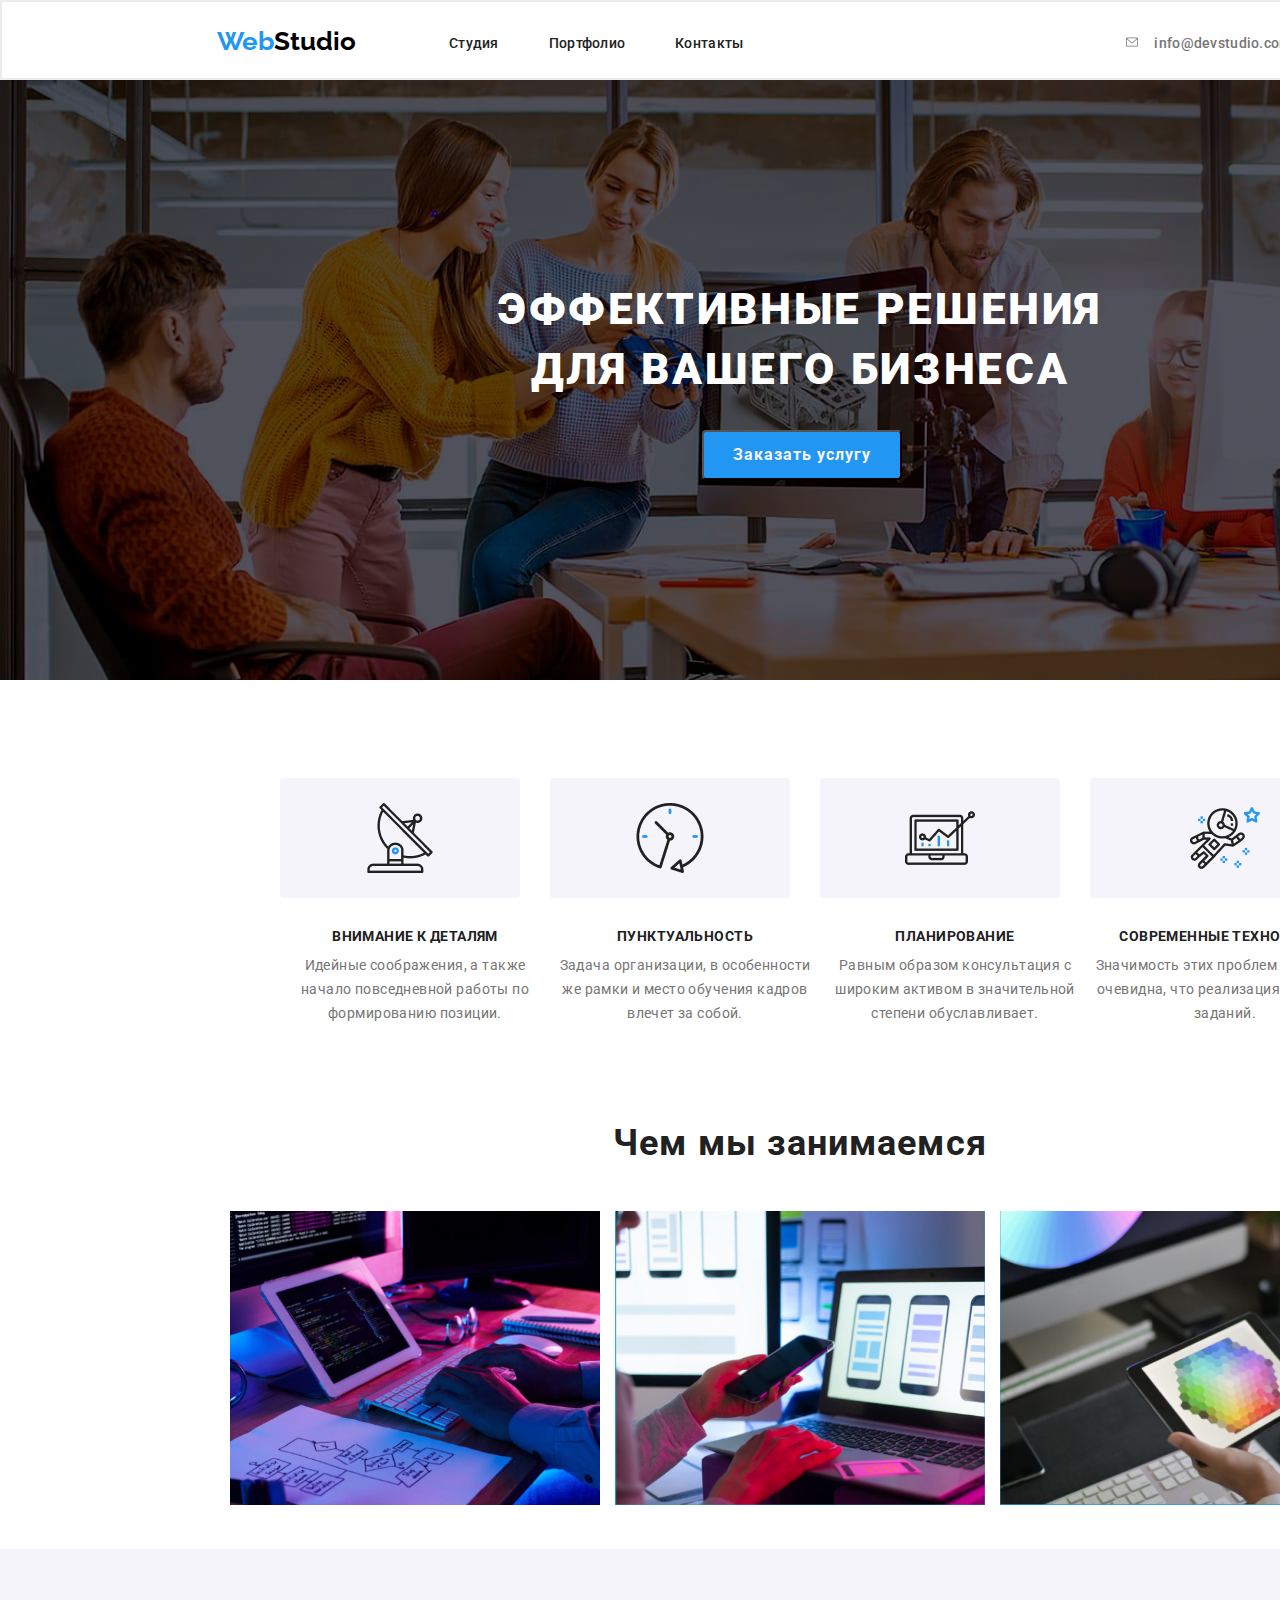
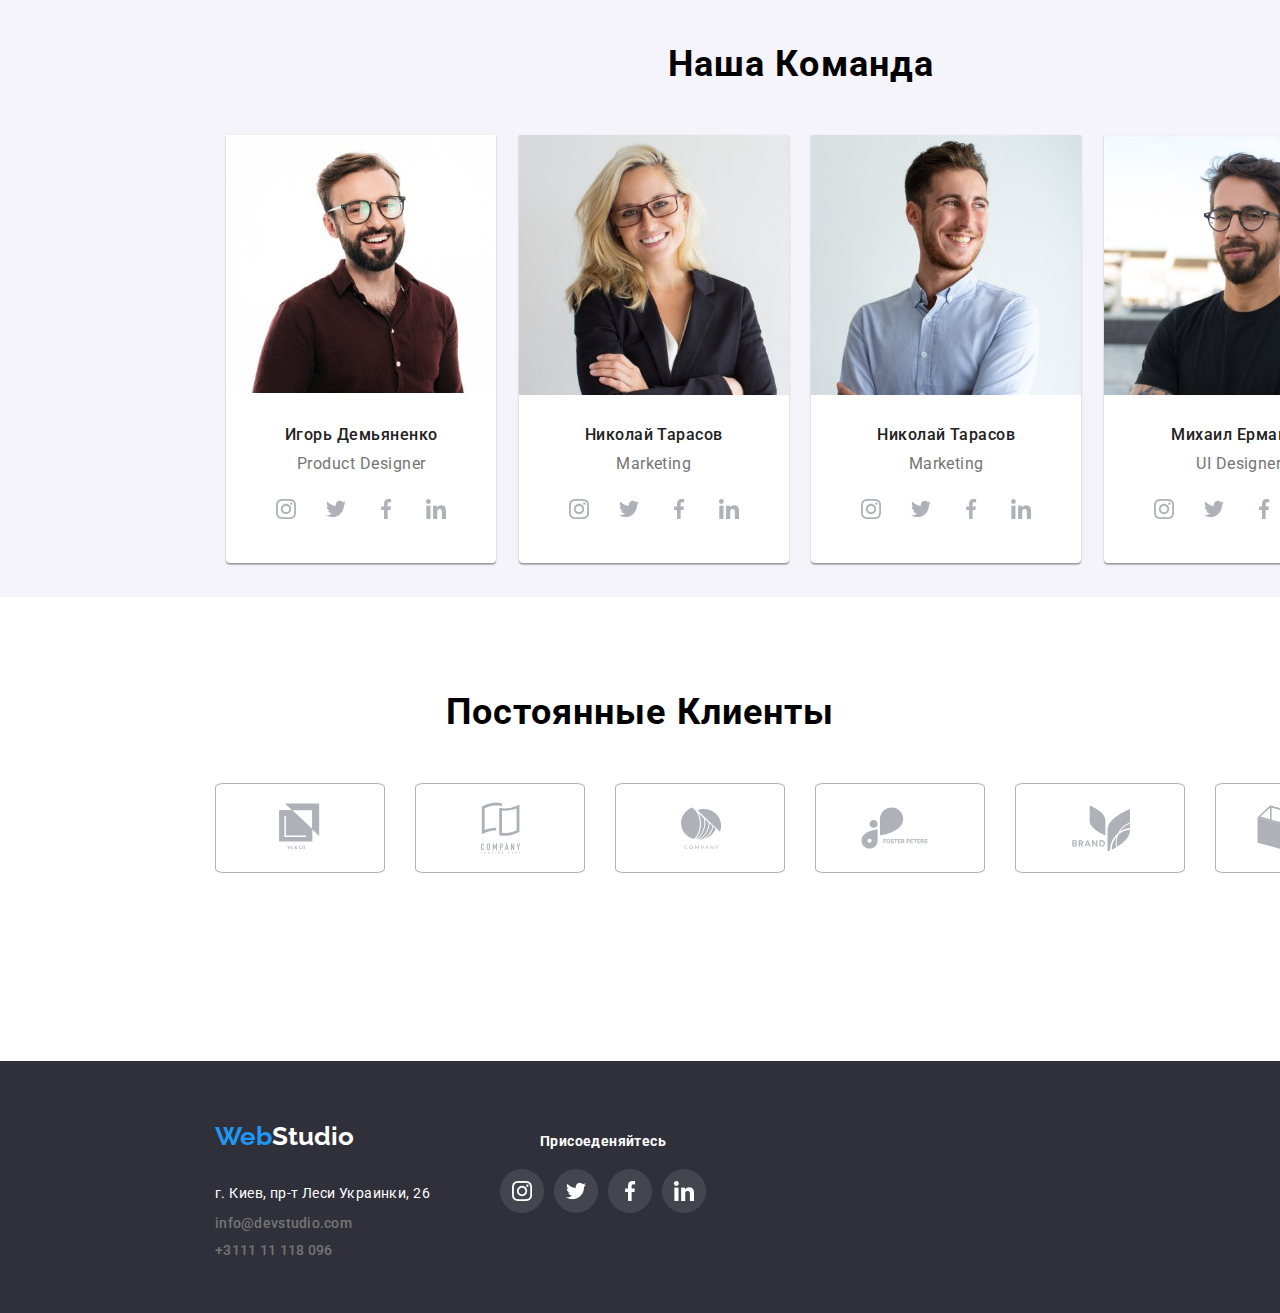
<file: index.html>
<!DOCTYPE html>
<html lang="ru">
  <head>
    <meta charset="UTF-8" />
    <meta name="viewport" content="width=device-width, initial-scale=1.0" />
    <title>Document</title>
    <link rel="stylesheet" href="https://cdnjs.cloudflare.com/ajax/libs/modern-normalize/1.0.0/modern-normalize.css">
    <link href="https://fonts.googleapis.com/css2?family=Raleway:wght@700&family=Roboto:wght@400;500;700;900&display=swap" rel="stylesheet">
    <link href="styles.css" rel="stylesheet" type="text/css">
    </head>
  <body>
    <!--HEADER-->
      <header class="header">         
        <a class="web_logo" href="index.html" lang="en"><span class="web_logo_colour_one">Web</span><span class="web_logo_colour_two">Studio</span></a>
        <nav class="navigation">
        <ul class="navigation_box">
          <li class="list"><a class="navigation_info" href="">Студия</a></li>
          <li class="list"><a class="navigation_info" href="Portpholio.html">Портфолио</a></li>
          <li class="list"><a class="navigation_info" href="">Контакты</a></li>
        </ul>
       </nav>      
      <div>
        <address class="mail_info">
          <ul>
            <li class="list"><div class="envelope_svg_background">
              <svg class="envelope_svg">
                <use href="./img/svg/sprite.svg#icon-envelope"></use></svg></div>          
            <a class="link" href="mailto:info@devstudio.com"><span class="mail_info_displ">info@devstudio.com</span></a></li>
          </ul>
        </div>
        </address>
      </div>
      <div class="phone_container">
        <address class="phone_info">
          <div class="phone_svg">
          <ul>
            <li class="list"><div class="envelope_svg_background">
              <svg class="envelope_svg">
                <use href="./img/svg/sprite.svg#icon-smartphone"></use></svg></div> <a class="link" href="tel:+380961111111"><span class="phone_info_displ">+3111 11 118 096</span></a></li>
          </ul>
        </address>
      </div>
     </header>
    <main>
                                                           <!--HERO-->
      <div class="container_two">
      <section class="main_block">
        <div class="main_block_container">
          <h1 class="main_block_info">Эффективные решения для вашего бизнеса</h1>
           <div class="button_info">
            <button type="button" class="button">Заказать услугу</button>
          </div>
         </div>      
       </section>
       </div>
                                                           <!--MAIN INFO-->
      <section class="container_three">
        <div class="main_info_align">
          <ul class="Content_two">
            <li class="list_one_1stimg">
              <h3 class="main_info_header">Внимание к деталям</h3>
              <p class="main_info_text">
                Идейные соображения, а также начало повседневной работы по
                формированию позиции.
              </p>
            </li>
            <li class="list_one_2dimg">
              <h3 class="main_info_header">Пунктуальность</h3>
              <p class="main_info_text">
                Задача организации, в особенности же рамки и место обучения
                кадров влечет за собой.
              </p>
            </li>
            <li class="list_one_3dimg">
              <h3 class="main_info_header">Планирование</h3>
              <p class="main_info_text">
                Равным образом консультация с широким активом в значительной
                степени обуславливает.
              </p>
            </li>
            <li class="list_one_4thimg">
              <h3 class="main_info_header">Современные технологии</h3>
              <p class="main_info_text">
                Значимость этих проблем настолько очевидна, что реализация
                плановых заданий.
              </p>
            </li>
          </ul>
        </div>
         <div class="image_box_one">
          <h2 class="main_info_dscr">Чем мы занимаемся</h2>
          <ul class="main_info_img">
            <li class="list_two">
              <img src="./img/What_we_do!/muhaha_a_matrix_is_rising.png.jpg" lang="en" alt="matrix boy,does some matrix thing" width="370" height="294"/>   
            </li>
            <li class="list_two">
              <img src="./img/What_we_do!/oh_look-a_notebook.jpg" lang="en" alt="mentally challenged person tries to compare size of a smartphone, to a picture on a screen" width="370" height="294"/>         
            </li>
            <li class="list_two">
              <img
                src="./img/What_we_do!/Безымянный3.png.jpg" lang="en" alt="versicolor hexagon in a hand of an obviously mentally handycapped persone " width="370" height="294"/>             
            </li>
          </ul>
        </div>        
      </section>
                                                                     <!--SHOWOFF-->
      <section class="container_four">     
          <h2 class="main_info_dscr_showoff">Наша Команда</h2> 
        <ul class="faces_list">
          <div class="names_background">
          <li class="list">
            <img src="img/Faces/Igor.jpg" lang="en" alt="smiling dude with glasses, hobos call him Igor Demyanenko" width="270" height="260"/>                   
            <h3 class="show_room">Игорь Демьяненко</h3>
            <p class="show_room_descr">Product Designer</p>
            <ul class="showoff_social_svg">
              <li>   
             <button class="social_svg_background"><svg class="social_svg_links">
               <use href="./img/svg/sprite.svg#icon-instagram"></use>
             </svg></button></li>
             <li><button  class="social_svg_background">         
             <svg class="social_svg_links">
               <use href="./img/svg/sprite.svg#icon-twitter"></use>
             </svg></button></li>
             <li>
               <button  class="social_svg_background"><svg class="social_svg_links">
               <use href="./img/svg/sprite.svg#icon-facebook"icon-facebook"></use>
             </svg></button></li>
             <li>
               <button  class="social_svg_background"><svg class="social_svg_links">
               <use href="./img/svg/sprite.svg#icon-linkedin"></use>
             </svg></button></li>
             </ul>                
            </div>           
          </div>
          <div class="names_background">
          </li>
          <li class="list">
            <img
              src="./img/Faces/Helga.jpg" lang="en" alt="freckles lady in glasses that is just asking for it" width="270" height="260"/> 
            <h3 class="show_room">Николай Тарасов</h3>
            <p class="show_room_descr">Marketing</p>
            <ul class="showoff_social_svg">
              <li>   
             <button class="social_svg_background"><svg class="social_svg_links">
               <use href="./img/svg/sprite.svg#icon-instagram"></use>
             </svg></button></li>
             <li><button  class="social_svg_background">         
             <svg class="social_svg_links">
               <use href="./img/svg/sprite.svg#icon-twitter"></use>
             </svg></button></li>
             <li>
               <button  class="social_svg_background"><svg class="social_svg_links">
               <use href="./img/svg/sprite.svg#icon-facebook"icon-facebook"></use>
             </svg></button></li>
             <li>
               <button  class="social_svg_background"><svg class="social_svg_links">
               <use href="./img/svg/sprite.svg#icon-linkedin"></use>
             </svg></button></li>
             </ul>
          </div>
          <div class="names_background">
          </li>
          <li class="list">
            <img src="./img/Faces/Nikola.jpg" lang="en" alt="random dude, none remembers his name" width="270" height="260"/>      
            <h3 class="show_room">Николай Тарасов</h3>
            <p class="show_room_descr">Marketing</p>
            <ul class="showoff_social_svg">
              <li>   
             <button class="social_svg_background"><svg class="social_svg_links">
               <use href="./img/svg/sprite.svg#icon-instagram"></use>
             </svg></button></li>
             <li><button  class="social_svg_background">         
             <svg class="social_svg_links">
               <use href="./img/svg/sprite.svg#icon-twitter"></use>
             </svg></button></li>
             <li>
               <button  class="social_svg_background"><svg class="social_svg_links">
               <use href="./img/svg/sprite.svg#icon-facebook"icon-facebook"></use>
             </svg></button></li>
             <li>
               <button  class="social_svg_background"><svg class="social_svg_links">
               <use href="./img/svg/sprite.svg#icon-linkedin"></use>
             </svg></button></li>
             </ul>
          </li>
          </div>
          <div class="names_background">
          <li class="list">
            <img
              src="./img/Faces/Michael.jpg" lang="en" alt="glasses, kinky smile - predator geek type" width="270" height="260"/>
            <h3 class="show_room">Михаил Ермаков</h3>
            <p class="show_room_descr">UI Designer</p>                  
             <ul class="showoff_social_svg">
               <li>   
              <button class="social_svg_background"><svg class="social_svg_links">
                <use href="./img/svg/sprite.svg#icon-instagram"></use>
              </svg></button></li>
              <li><button  class="social_svg_background">         
              <svg class="social_svg_links">
                <use href="./img/svg/sprite.svg#icon-twitter"></use>
              </svg></button></li>
              <li>
                <button  class="social_svg_background"><svg class="social_svg_links">
                <use href="./img/svg/sprite.svg#icon-facebook"icon-facebook"></use>
              </svg></button></li>
              <li>
                <button  class="social_svg_background"><svg class="social_svg_links">
                <use href="./img/svg/sprite.svg#icon-linkedin"></use>
              </svg></button></li>
              </ul>
          </li>
          </div>
        </ul>
      </section>
      <div class="coda">
        <h2 class="main_info_dscr_coda">Постоянные Клиенты</h2>
        <ul class="coda_list">
         <svg class="coda_partners_svg">
           <use href="./img/svg/sprite.svg#icon-Client-1"></use>
         </svg>
         <svg class="coda_partners_svg">
          <use href="./img/svg/sprite.svg#icon-Client-2"></use>
        </svg>
        <svg class="coda_partners_svg">
          <use href="./img/svg/sprite.svg#icon-Client-3"></use>
        </svg>
        <svg class="coda_partners_svg">
          <use href="./img/svg/sprite.svg#icon-Client-4"></use>
        </svg>
        <svg class="coda_partners_svg">
          <use href="./img/svg/sprite.svg#icon-Client-5"></use>
        </svg>
        <svg class="coda_partners_svg">
          <use href="./img/svg/sprite.svg#icon-Client-6"></use>
        </svg>
      </ul>
      </div>
                                                                <!--FOOTER-->
      <footer class="footer">
        <div class="Footer_info">
        <nav class="nav_footer">
          <a class="web_logo_footer" href="index.html" lang="en"><span class="web_logo_colour_one">Web</span><span class="web_logo_colour_three">Studio</span></a>
        </nav>
        <address>
            <ul class="footer_adress">
              <li class="list_three">
                <a class="link" href="https://goo.gl/maps/Y8PgHDa7WUFZtUDm9" target="_blank"
                  ><span class="map_dsr">г. Киев, пр-т Леси Украинки, 26</span></a>
              </li>
              <li class="list_three"><a class="link" href="mailto:info@devstudio.com"><span class="mail_info_displ_footer">info@devstudio.com</span></a></li>
              </li>
              <li class="list_three"><a class="link" href="tel:+380961111111"><span class="phone_info_displ">+3111 11 118 096</span> </a></li>
            </ul>
          </div>
          </div>
            <div class="Fotter_social_links">
              <h3 class="Footer_slog">Присоеденяйтесь</h3>
              <ul class="Footer_social_icons">
              <li><a class="footer_social_icons_inst" href=""></a>
              </li>
              <li>
                <a class="footer_social_icons_twi" href=""></a>
              </li>
              <li>
                <a class="footer_social_icons_fb" footer_social_icons_fb href=""></a>
              </li>
              <li>
                <a class="footer_social_icons_linked" href=""></a>
              </li>
            </ul>
            </div>
          </div>
        </address>
      </div>
      </footer>
    </main>
  </body>
</html>
</file>
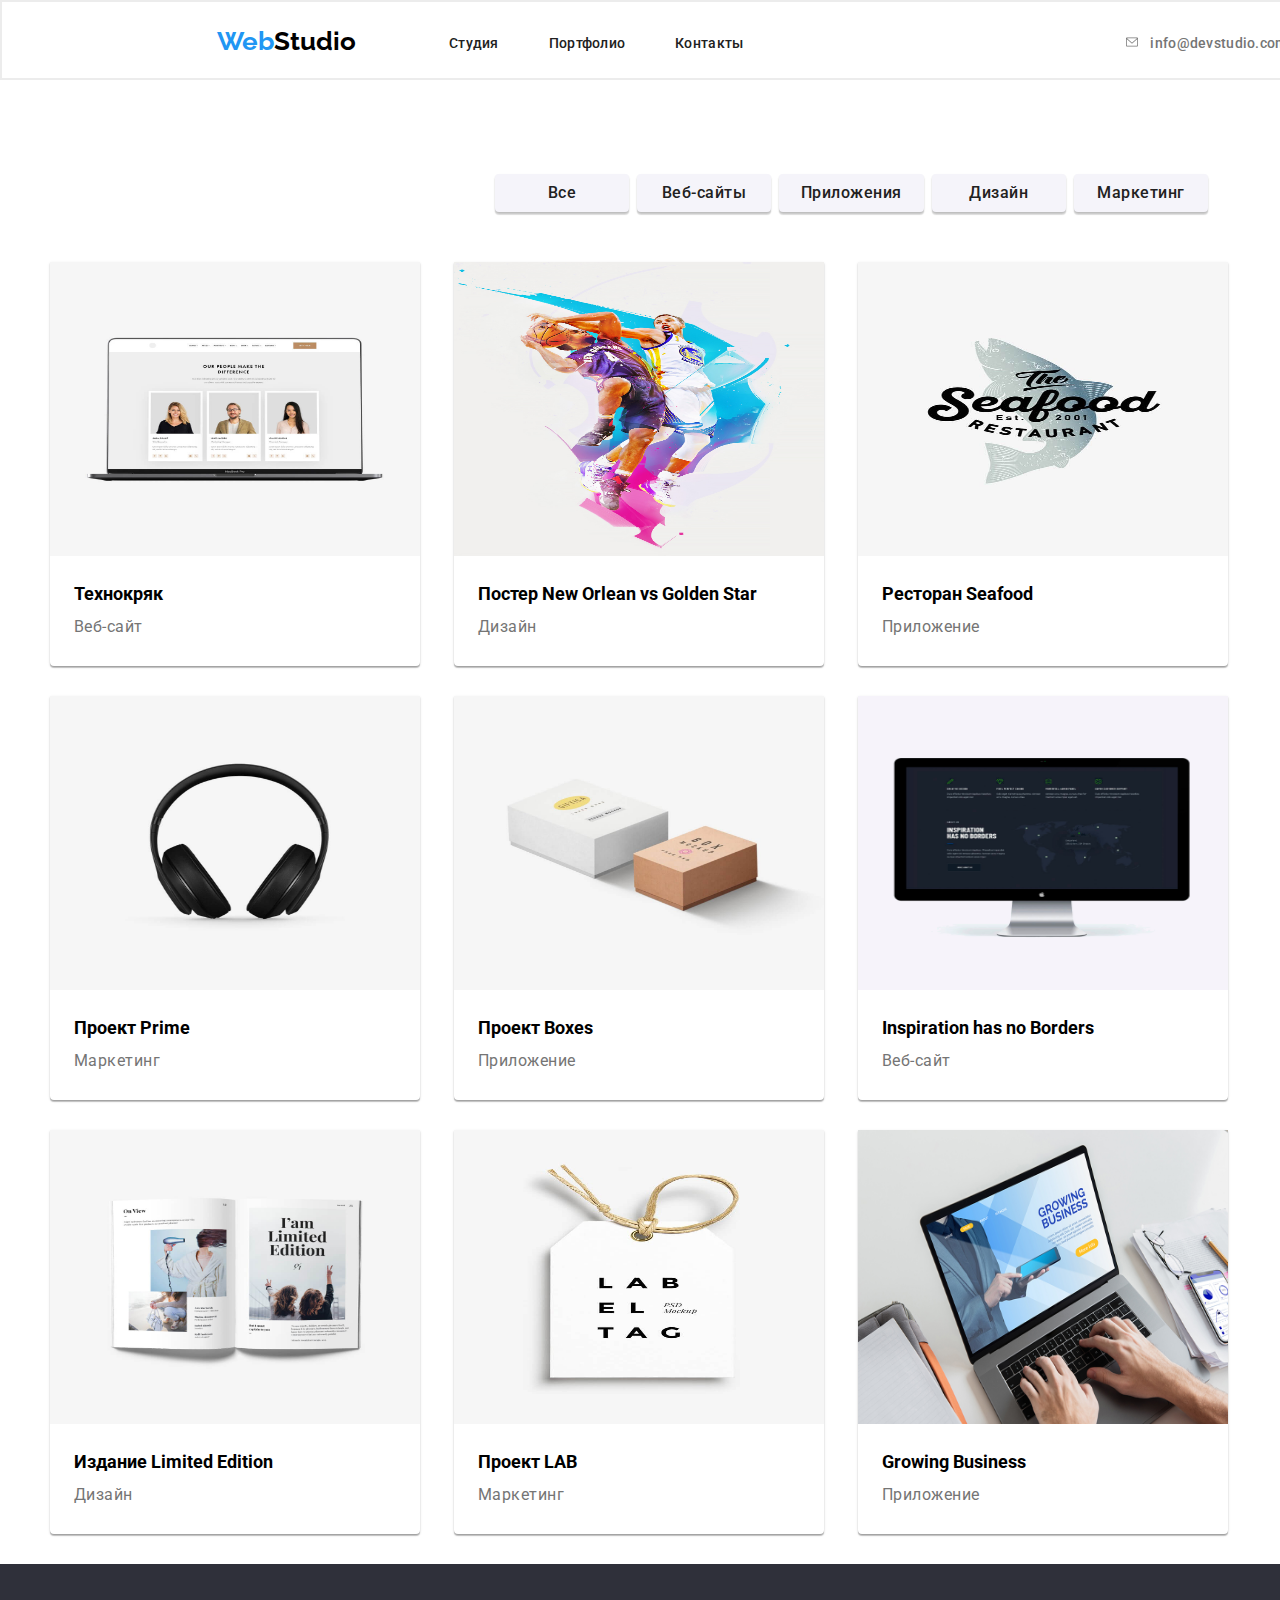
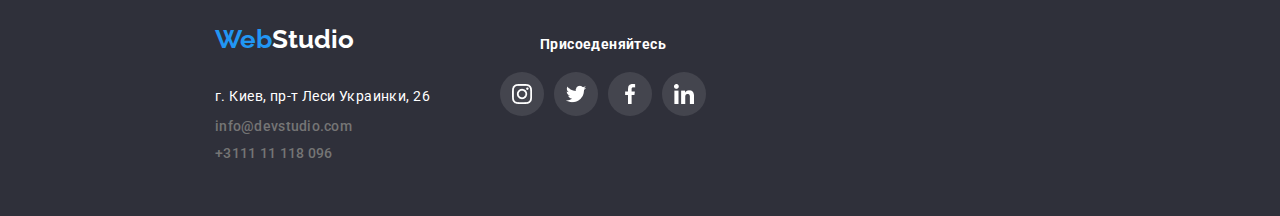
<file: Portpholio.html>
<!DOCTYPE html>
<html lang="ru">
  <head>
    <meta charset="UTF-8" />
    <meta name="viewport" content="width=device-width, initial-scale=1.0" />
    <title>Document</title>
    <link rel="stylesheet" href="https://cdnjs.cloudflare.com/ajax/libs/modern-normalize/1.0.0/modern-normalize.css">
    <link href="https://fonts.googleapis.com/css2?family=Raleway:wght@700&family=Roboto:wght@400;500;700;900&display=swap" rel="stylesheet">
    <link href="styles.css" rel="stylesheet" type="text/css">
  </head>
  <body class="Portpholio_CSS">
    <!--HEADER-->
      <header class="header">         
        <a class="web_logo" href="index.html" lang="en"><span class="web_logo_colour_one">Web</span><span class="web_logo_colour_two">Studio</span></a>
        <nav class="navigation">
        <ul class="navigation_box">
          <li class="list"><a href=""></a><span class="navigation_info">Студия</span></li>
          <li class="list"><a  href=""></a><span class="navigation_info">Портфолио</span></li>
          <li class="list"><a  href=""></a><span class="navigation_info">Контакты</span></li>
        </ul>
       </nav>      
      <div>
        <address class="mail_info">
          <ul>
            <li class="list"><div class="envelope_svg_background">
              <svg class="envelope_svg">
                <use href="./img/svg/sprite.svg#icon-envelope"></use></svg></div><a class="link" href="mailto:info@devstudio.com"><span class="mail_info_displ">info@devstudio.com</span></a></li>
          </ul>
        </address>
      </div>
      <div class="phone_container">
        <address class="phone_info">
          <ul>
            <li class="list"><div class="envelope_svg_background">
              <svg class="envelope_svg">
                <use href="./img/svg/sprite.svg#icon-smartphone"></use></svg></div><a class="link" href="tel:+380961111111"><span class="phone_info_displ">+3111 11 118 096</span></a></li>
          </ul>
        </address>
      </div>
     </header>
    <main>
      <!--Portpholio-->
      <section>
          <div class="Portpholio_buttons">
      <div>
        <button type="button" class="button_portpholio"><span class="portpholio_button_text">Все</span></button>
      </div>
      <div>
        <button type="button" class="button_portpholio"><span class="portpholio_button_text">Веб-сайты</span></button>
      </div>
      <div>
        <button type="button" class="button_portpholio"><span class="portpholio_button_text">Приложения</span></button>
      </div>
      <div>
        <button type="button" class="button_portpholio"><span class="portpholio_button_text">Дизайн</span></button>
      </div>
      <div>
        <button type="button" class="button_portpholio"><span class="portpholio_button_text">Маркетинг</span></button>
      </div>
        </div>
      <gallery class="portpholio_box">    
      <ul class="image_box_portpholio">
      <li class="Portpholio_background">
        <img src="/img/Portpholio/Portpholio_one.jpg.jpg" lang="en" alt="picture of a notebook with some random faces on it" width="370px" height="294px">
        <b class="Image_capital_text">Технокряк</b>
        <p class="Image_portpholio_text">Веб-сайт</p>
      </li>
      <li class="Portpholio_background">
        <img src="/img/Portpholio/Portpholio_two.jpg.jpg" lang="en" alt="poster of an NBA match" width="370px" height="294px">
        <b class="Image_capital_text">Постер New Orlean vs Golden Star</b>
        <p class="Image_portpholio_text">Дизайн</p>
      </li>
      <li class="Portpholio_background">
        <img src="/img/Portpholio/Portpholio_three.jpg.jpg" lang="en" alt="Logo of a restaurant" width="370px" height="294px">
        <b class="Image_capital_text">Ресторан Seafood</b>
        <p class="Image_portpholio_text">Приложение</p>
      </li>
      <li class="Portpholio_background">
        <img src="/img/Portpholio/Portpholio_four.jpg.jpg" lang="en"  alt="photo of earphones" width="370px" height="294px">
        <b class="Image_capital_text">Проект Prime</b>
        <p class="Image_portpholio_text">Маркетинг</p>
      </li>
      <li class="Portpholio_background">
        <img src="/img/Portpholio/Portpholio_five.jpg.jpg" lang="en" alt="picture of two boxes, randomly laying around" width="370px" height="294px">
        <b class="Image_capital_text">Проект Boxes</b>
        <p class="Image_portpholio_text">Приложение</p>
      </li>
      <li class="Portpholio_background">
        <img src="/img/Portpholio/Portpholio_six.jpg.jpg" lang="en" alt="Photo of a screen with web site" width="370px" height="294px">
        <b lang="en" class="Image_capital_text">Inspiration has no Borders</b>
        <p class="Image_portpholio_text">Веб-сайт</p>
      </li>
      <li class="Portpholio_background">
        <img src="/img/Portpholio/Portpholio_seven.jpg.jpg" lang="en" alt="photo of a magazine illustration" width="370px" height="294px">
        <b class="Image_capital_text">Издание Limited Edition</b>
        <p class="Image_portpholio_text">Дизайн</p>
      </li>
      <li class="Portpholio_background">
        <img src="/img/Portpholio/Portpholio_eight.jpg.jpg" lang="en"  alt="Picture of a lable, from some shop" width="370px" height="294px">
        <b class="Image_capital_text">Проект LAB</b>
        <p class="Image_portpholio_text">Маркетинг</p>
      </li>
      <li class="Portpholio_background">
        <img src="/img/Portpholio/Portpholio_nine.jpg.jpg" lang="en" alt="photo of someone typing on a laptop" width="370px" height="294px">
        <b lang="en" class="Image_capital_text" >Growing Business</b>
        <p class="Image_portpholio_text">Приложение</p>
      </li>
    </ul>
      </gallery>
      <footer class="footer">
        <div class="Footer_info">
        <nav class="nav_footer">
          <a class="web_logo_footer" href="index.html" lang="en"><span class="web_logo_colour_one">Web</span><span class="web_logo_colour_three">Studio</span></a>
        </nav>
        <address>
            <ul class="footer_adress">
              <li class="list_three">
                <a class="link" href="https://goo.gl/maps/Y8PgHDa7WUFZtUDm9" target="_blank"
                  ><span class="map_dsr">г. Киев, пр-т Леси Украинки, 26</span></a>
              </li>
              <li class="list_three"><a class="link" href="mailto:info@devstudio.com"><span class="mail_info_displ_footer">info@devstudio.com</span></a></li>
              </li>
              <li class="list_three"><a class="link" href="tel:+380961111111"><span class="phone_info_displ">+3111 11 118 096</span> </a></li>
            </ul>
          </div>
            <div class="Fotter_social_links">
              <h3 class="Footer_slog">Присоеденяйтесь</h3>
              <ul class="Footer_social_icons">
              <li><a class="footer_social_icons_inst" href=""></a>
              </li>
              <li>
                <a class="footer_social_icons_twi" href=""></a>
              </li>
              <li>
                <a class="footer_social_icons_fb" footer_social_icons_fb href=""></a>
              </li>
              <li>
                <a class="footer_social_icons_linked" href=""></a>
              </li>
            </ul>
            </div>
        </address>
      </footer>
    </main>
  </body>
</html>
</file>
<file: styles.css>
body {
font-family: 'Roboto', sans-serif;
font-style: normal;
max-width: 1600px;
margin: 0 auto;
}
img {
display: block; 

}
*,
::before,
::after {
margin: 0;
padding: 0;
}
.list {
list-style: none;
}
.link {
text-decoration: none;
}

                                                  /* HEADER */
           
.ontainer_one {
display: flexbox;
height: 80px;
width: 1600px;
margin: 0 auto;
}
.header {
display: flex;
flex-direction: row;
flex-wrap: nowrap;
margin: 0 auto;
height: 80px;
width: 1600px;
background-color: #FFFFFF;
border: solid 2px #ECECEC;
}
.navigatio {
display: inline-flexbox;
display: flex;
}
.navigation_box {
margin-left: 93px;
margin-bottom: 32px;
margin-top: 32px;
}
.header .navigation_box {
display: flex;
}
.web_logo {
display: flex;
font-family: Raleway;
font-style: normal;
font-weight: bold;
font-size: 26px;
line-height: 1.192;
text-decoration: none;
margin-left: 215px;
margin-top: 24px;
margin-bottom: 25px;
}
.web_logo_colour_one {
color: #2196F3;
}
.web_logo_colour_two {
color: #000000;
}
.navigation_info {
font-family: Roboto;
font-style: normal;
font-weight: 500;
font-size: 14px;
line-height: 1.142;
letter-spacing: 0.02em;
color: #212121;
margin-right: 50px;
margin-top: 32px;
margin-bottom: 32px;
text-decoration: none;
}
.navigation_info:hover,
.navigation_info:focus {
color: #2196F3;
}
.envelope_svg_background {
display: inline-block;
margin-right: 10px;
padding: 0px;
}
.envelope_svg {
width: 16px;
height: 12px;
fill: #757575;
}
.envelope_svg:hover {
fill: #2196F3;
}
.mail_info {
display: inline-block;
margin-left: 331px;
margin-top: 32px;
margin-bottom: 32px;
padding: 0px;
}
.mail_info_displ,
.phone_info_displ {
font-family: Roboto;
font-style: normal;
font-weight: 500;
font-size: 14px;
line-height: 1.142;
letter-spacing: 0.02em;
color: #757575;
}
.mail_info_displ:hover {
color: #2196F3; 
}
.phone_info_displ:hover,
.phone_info_displ:focus {
color: #2196F3;  
}
.phone_info {
margin-left: 50px;
margin-top: 32px;
margin-bottom: 32px;
text-align: center;
}
.phone_info_displ {
display: aline;
width: 122px;
height: 16px;
padding: 0px;
margin-left: 0px;
}

                                                             /* HERO */
.container_two {
width: 1600px;
height: 600px;
margin: 0 auto;
display: inline-block;
background-color:rgba(47, 48, 58, 0.4);
background-image: url(/img/Bk-ground_img/Img_header.jpg);
box-shadow: inset 0 0 0 1000px rgba(0,0,0,.4);
}
.main_info_align{
display: flex;
justify-content: space-between;
text-align: center;
}
.main_info_header {
font-family: Roboto;
font-size: 14px;
font-style: normal;
font-weight: 700;
line-height: 16px;
letter-spacing: 0.03em;
margin-bottom: 10px;
}
.main_block_container {
width: 696px;
height: 120px;
margin-top: 200px;
margin-bottom: 280px;
margin-left: 452px;
margin-right: 452px;
}
.main_block_info {
font-family: Roboto;
font-style: normal;
font-weight: 900;
font-size: 44px;
line-height: 1.363;  
text-align: center;
letter-spacing: 0.06em;
text-transform: uppercase;
color: white;
}
.button {
background-color: #2196F3;
font-family: Roboto;
font-style: normal;
font-weight: bold;
font-size: 16px;
line-height: 1.875; 
letter-spacing: 0.06em;
color: #F5F4FA;
width: 200px;
height: 50px;
border-radius: 4px;

}
.button_info {
margin-left: 250px;
margin-top: 30px;
}

                                        /* MAIN INFO */
.container_three {
width: 1600px;
height: 769px;
margin: 0 auto;
} 
.main_info_align {
width: 1170px;
display: flex;
justify-content: space-between;
margin-right: auto;
margin-left: auto;
}
.Content_two {
display: flex;
margin-top: 98px;
margin-left: auto;
margin-right: auto;
list-style: none;
margin-right: 25px;
}

.list_one_1stimg::before {
display: block;
content: "";
height: 120px;
background: #F5F4FA;
border-radius: 4px;
background-repeat: no-repeat;
background-position: center;
margin-bottom: 30px;
margin-right: 30px;
background-image: url(/img/Bk-ground_img/antenna\ 1.png);
}
.list_one_2dimg::before {
display: block;
content: "";
height: 120px;
background: #F5F4FA;
border-radius: 4px;
background-repeat: no-repeat;
background-position: center;
margin-bottom: 30px;
margin-right: 30px;
background-image: url(./img/Bk-ground_img/clock\ 1.png);
}
.list_one_3dimg::before {
display: block;
content: "";
height: 120px;
background: #F5F4FA;
border-radius: 4px;
background-repeat: no-repeat;
background-position: center;
margin-bottom: 30px;  
margin-right: 30px;
background-image: url(./img/Bk-ground_img/diagram\ 1.png);  
}
.list_one_4thimg::before {
display: block;
content: "";
height: 120px;
background: #F5F4FA;
border-radius: 4px;
background-repeat: no-repeat;
background-position: center;
margin-bottom: 30px;  
background-image: url(./img/Bk-ground_img/astronaut\ 1.png);
}
.main_info_header {
font-family: Roboto;
font-style: normal;
font-weight: bold;
font-size: 14px;
line-height: 1.142;
letter-spacing: 0.03em;
text-transform: uppercase;
color: #212121;    
}       
.main_info_text {
font-family: Roboto;
font-style: normal;
font-weight: normal;
font-size: 14px;
line-height: 1.714;
letter-spacing: 0.03em;
color: #757575; 
height: 75px;
width: 270px;   
}  
.main_info_dscr {
font-family: Roboto;
font-style: normal;
font-weight: bold;
font-size: 36px;
line-height: 1.166;
text-align: center;
letter-spacing: 0.03em;
color: #212121;
margin-top: 94px;
}   
.main_info_img {
width: 1170px;
height: 386px;
left: 215px;
top: 969px;
display: flex;
justify-content: space-evenly;
align-items: center;
margin-left: 215px;
}
.list_two {
list-style: none;
align-self: auto;
}

                                             /* SHOWOFF */
.container_four {
width: 1600px;
height: 648px;
background: #F5F4FA;
margin-top: 100px;
}
.main_info_dscr_showoff {
margin-top: 94px;
margin-left: 668px;
font-family: Roboto;
font-size: 36px;
font-style: normal;
font-weight: 700;
line-height: 42px;
letter-spacing: 0.03em;
text-align: center;
display: inline-block;
}
.faces_list {
display: flex;
margin-top: 50px;
width: 1170px;
margin-right: auto;
margin-left: auto;
justify-content: space-around;
}
.names_background {
background-color: rgba(255, 255, 255, 1);
width: 270px;
height: 428px;
left: 215px;
top: 1635px;
background: #FFFFFF;
box-shadow: 0px 1px 3px rgba(0, 0, 0, 0.12), 0px 1px 1px rgba(0, 0, 0, 0.14), 0px 2px 1px rgba(0, 0, 0, 0.2);
border-radius: 0px 0px 4px 4px;
}
.showoff_social_svg {
list-style: none;
display: flex;
justify-content: space-evenly;
align-content: flex-start;
margin-left: 32px;
margin-right: 32px;
margin-top: 16px;
padding: 0px;
width: 206px;
height: 44px;
}
.social_svg_background {
height: 44px;
width: 44px;
border-radius: 50%;
outline: none;
color: #afb1b8;
background-color: #FFFFFF;
border: none;
align-content: center;
}
.social_svg_background:hover {
background-color: #2196F3;
color: #FFFFFF;
outline: none;
}
.social_svg_links{
width: 20px;
height: 20px;
padding: 0px;
fill: currentColor;
}
.show_room {
font-family: Roboto;
font-style: normal;
font-weight: 500;
font-size: 16px;
line-height: 1.187;
text-align: center;
letter-spacing: 0.03em; 
color: #212121;
margin-top: 30px;
}
.show_room_descr {
font-family: Roboto;
font-style: normal;
font-weight: normal;
font-size: 16px;
line-height: 1.187;
text-align: center;
letter-spacing: 0.03em;  
color: #757575;
margin-top: 10px;
}
.coda {
display: block;
height: 370px;
}
.main_info_dscr_coda {
margin-top: 94px;
margin-left: auto;
margin-right: auto;
font-family: Roboto;
font-size: 36px;
font-style: normal;
font-weight: 700;
line-height: 42px;
letter-spacing: 0.03em;
display: flex;
justify-content: space-evenly;
}
.coda_list {
display: flex;
justify-content: space-between;
width: 1170px;
margin-left: 215px;
margin-right: auto;
margin-top: 50px;
margin-bottom: 94px;
list-style: none;
}
.coda_partners_svg {
width: 170px;
height: 90px;
border: solid 1px #AFB1B8;
border-radius: 5%;
}
                             /* FOOTER */
.footer {
background-color:rgba(47, 48, 58, 1); ;
display: flex;
justify-content: start;
height: 252px;
}
.Footer_info {
display: block;
margin-left: 215px;
}
.web_logo_colour_three {
color: rgba(255, 255, 255, 1);
}
.map_dsr {
font-family: Roboto;
font-style: normal;
font-weight: normal;
font-size: 14px;
line-height: 24px;
letter-spacing: 0.03em;
color: rgba(255, 255, 255, 1);  
}    
.map_dsr:hover {
color: #2196F3;
}     
.footer_container{
margin-left: 215px;
width: 231px;
height: 81px;
display: flex;
margin-bottom: 60px;
display: inline-block;
}
.web_logo_footer {
display: flex;
font-family: Raleway;
font-style: normal;
font-weight: bold;
font-size: 26px;
line-height: 1.192;
text-decoration: none;
margin-bottom: 20px;
margin-top: 60px;
}
.footer_adress {
margin-top: 0px;
display: inline-block;
padding: 0%;
}       
.mail_info_displ_footer{
font-family: Roboto;
font-style: normal;
font-weight: 500;
font-size: 14px;
line-height: 1.142;
letter-spacing: 0.02em;
color: #757575; 
}
.mail_info_displ_footer:hover,
.mail_info_displ_footer:focus{
color: #2196F3; 
}
.list_three {
list-style: none;
align-self: auto;
}    
.list_three:not(:first-child) {
margin-top: 9px;
} 
.list_three:nth-child(1) {
margin-top: 9px;
} 
.nav_footer {
margin-left: 0px;
padding-left: 0px;
display: flex;
justify-self: start;
} 
.Fotter_social_links{
margin-left: 70px;
margin-top: 72px;
}
.Footer_slog {
font-family: Roboto;
font-size: 14px;
font-style: normal;
font-weight: 700;
line-height: 16px;
letter-spacing: 0.03em;
text-align: center;
color: rgba(255, 255, 255, 1); 
margin-bottom: 20px; 
} 
.Footer_social_icons {
list-style: none;
display: flex;
margin-bottom: 100px;
}
.footer_social_icons_inst:hover {
background-color: rgba(33, 150, 243, 1);
}
.footer_social_icons_inst {
display: block;
height: 44px;
width: 44px;
border-radius: 50%;
background-color: rgba(255, 255, 255, 0.1);
background-image: url(./img/Social_media/instagram\ 2.png);
background-repeat: no-repeat;
background-position: center;
margin-right: 10px;
}
.footer_social_icons_twi:hover {
background-color:  rgba(33, 150, 243, 1);
} 
.footer_social_icons_twi {
display: block;
height: 44px;
width: 44px;
border-radius: 50%;
background-color: rgba(255, 255, 255, 0.1);
background-image: url(./img/Social_media/twitter\ 1.png);
background-repeat: no-repeat;
background-position: center;
margin-right: 10px;
} 
.footer_social_icons_fb:hover {
background-color:  rgba(33, 150, 243, 1);
}  
.footer_social_icons_fb {
display: block;
height: 44px;
width: 44px;
border-radius: 50%;
background-color: rgba(255, 255, 255, 0.1);
background-image: url(./img/Social_media/facebook\ 1.png);
background-repeat: no-repeat;
background-position: center;
margin-right: 10px;
}
.footer_social_icons_linked:hover {
background-color:  rgba(33, 150, 243, 1);
}
.footer_social_icons_linked {
display: block;
height: 44px;
width: 44px;
border-radius: 50%;
background-color: rgba(255, 255, 255, 0.1);
background-image: url(./img/Social_media/linkedin\ 1.png);
background-repeat: no-repeat;
background-position: center;
}
                                            /* Portpholio */
.Portpholio_main_block {
display: block;
}  
.button_portpholio {
height: 38px;
min-width: 90px;
left: 495px;
top: 174px;
border-radius: 4px;  
background: #F5F4FA;
box-shadow: 0px 3px 1px rgba(0, 0, 0, 0.1), 0px 1px 2px rgba(0, 0, 0, 0.08), 0px 2px 2px rgba(0, 0, 0, 0.12);
border-radius: 4px;
padding: 6px 22px;
margin-right: 8px;
display: inline-block;
border: transparent;
}
.button_portpholio:hover {
background-color: #2196F3;
}
.portpholio_button_text {
font-family: Roboto;
font-size: 16px;
font-style: normal;
font-weight: 500;
line-height: 26px;
letter-spacing: 0.03em;
display: flex;
justify-content: space-evenly;
color: rgba(33, 33, 33, 1);
min-width: 90px;
}
.portpholio_button_text:hover {
color: #FFFFFF;
transform: scale(1.2);
}
.Portpholio_buttons {
display: inline-flex;
min-width:611px;
height: 54px;
justify-content: center;
margin-top: 94px;
margin-left: 495px;
margin-bottom: 34px;
} 
.portpholio_box {
display: flex;
justify-content: flex-start;
width: 1180px;
margin-left: auto;
margin-right: auto;
} 

.Portpholio_background {
width: 370px;
height: 404px;
background-color: rgba(255, 255, 255, 1);
list-style: none;
background: #FFFFFF;
box-shadow: 0px 1px 3px rgba(0, 0, 0, 0.12), 0px 1px 1px rgba(0, 0, 0, 0.14), 0px 2px 1px rgba(0, 0, 0, 0.2);
border-radius: 0px 0px 4px 4px;
display: inline-block;
margin-bottom: 30px;
padding: 0%;
margin-right: 30px;
} 
.Portpholio_background:nth-child(3n+0) {
margin-right: 0px;
}
.Portpholio_background:hover {
box-shadow: 6px 9px 12px rgba(0, 0, 0, 0.12), 0px 1px 1px rgba(0, 0, 0, 0.14), 0px 2px 1px rgba(0, 0, 0, 0.2);
border-radius: 0px 0px 4px 4px;
}
.Image_capital_text {
font-family: Roboto;
font-style: normal;
font-weight: bold;
font-size: 18px;
line-height: 36px;
margin-top: 20px;
display: flex;  
margin-left: 24px;
}   
.Image_portpholio_text {
font-family: Roboto;
font-style: normal;
font-weight: normal;
font-size: 16px;
line-height: 30px;
letter-spacing: 0.03em;
color: #757575;
margin-left: 24px;
}
</file>
